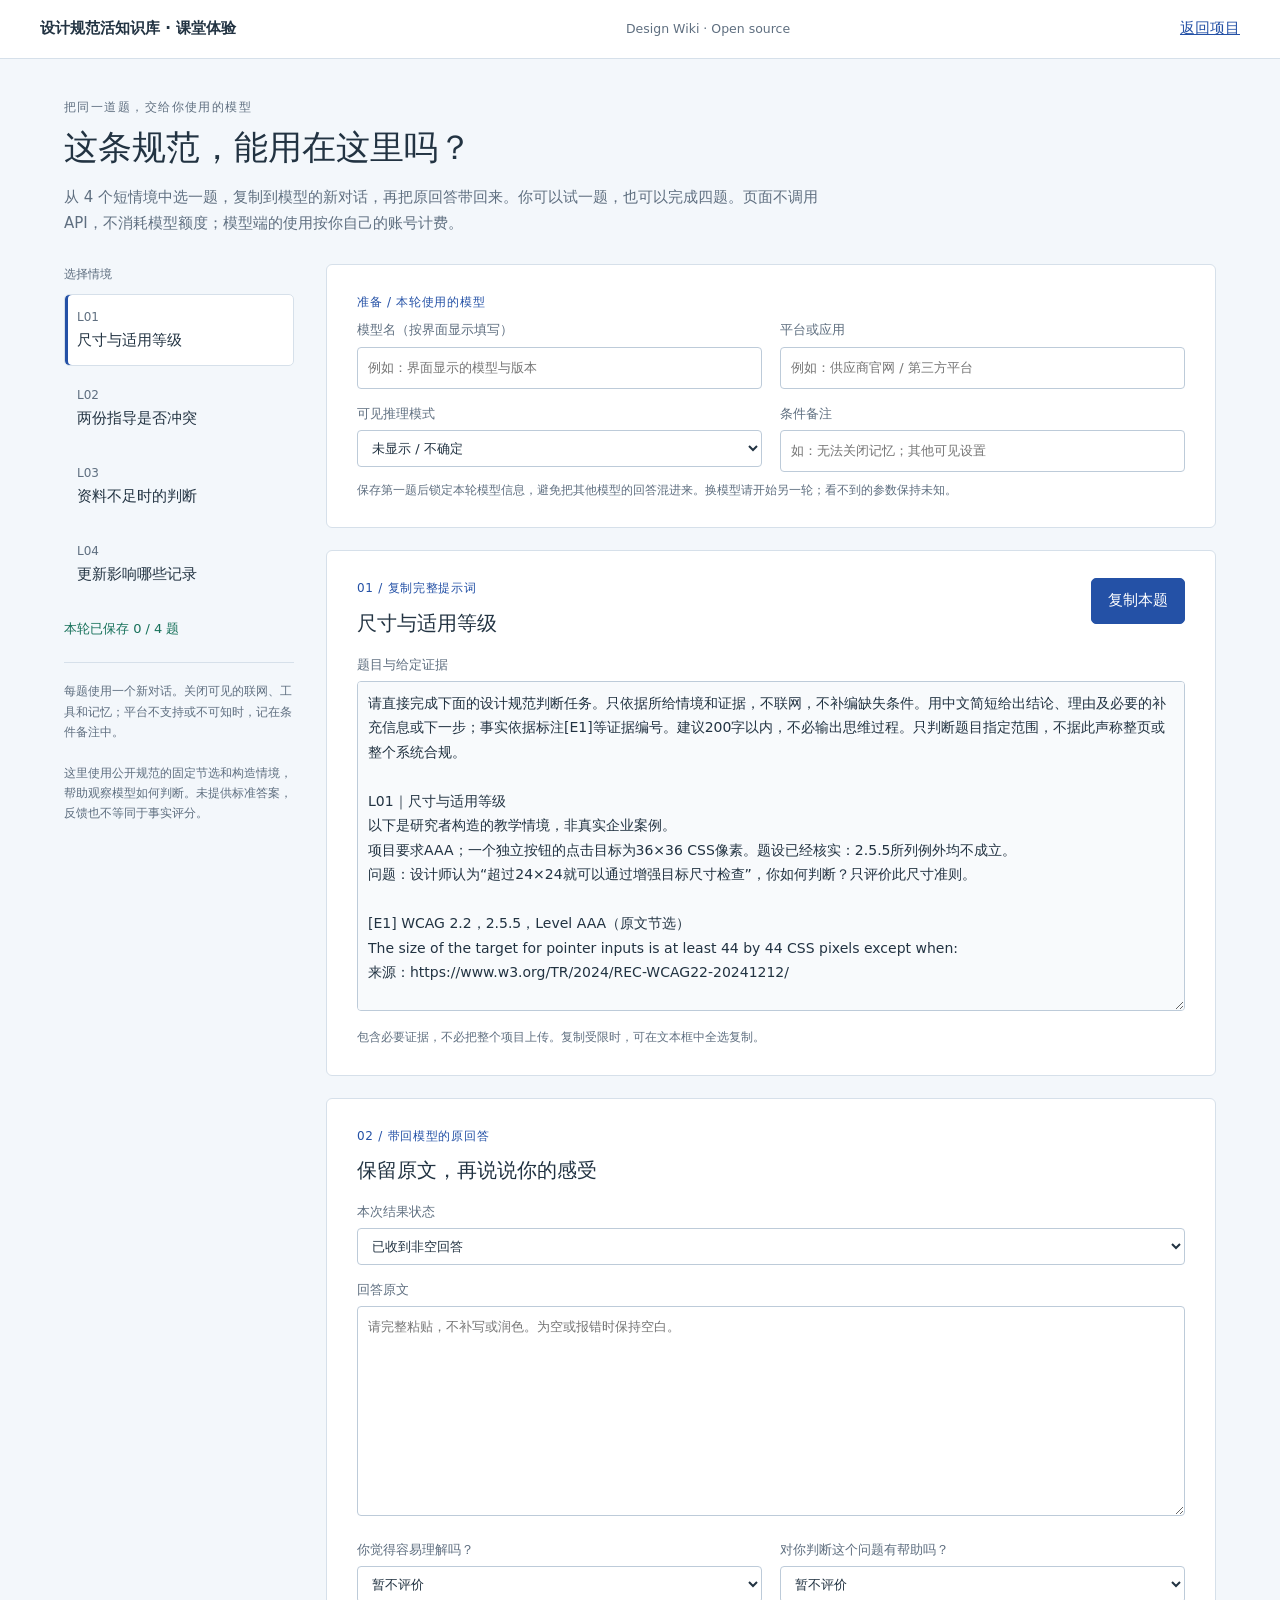
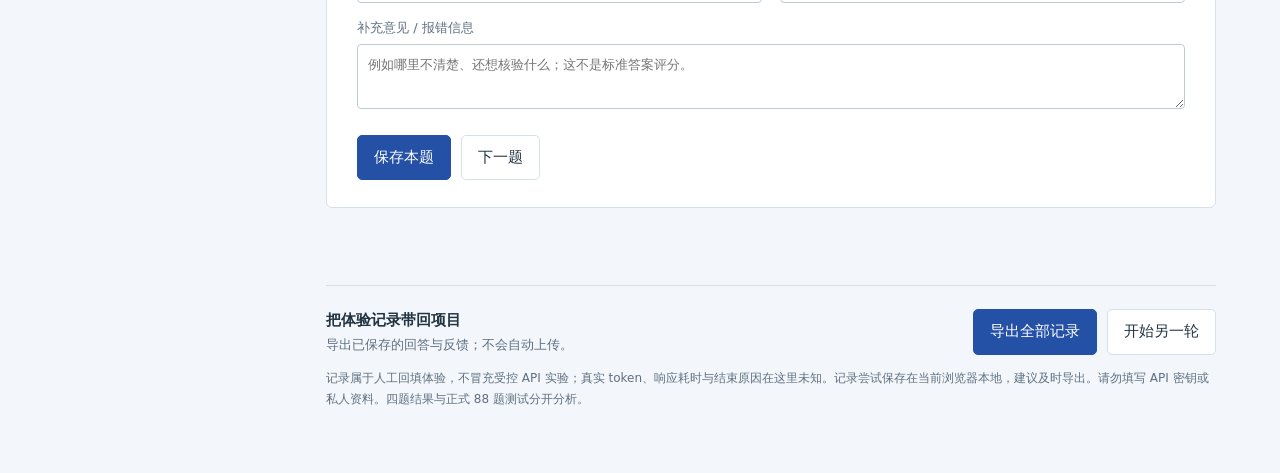
<file: static/experience.html>
<!doctype html>
<html lang="zh-CN">
<head>
<meta charset="utf-8"><meta name="viewport" content="width=device-width,initial-scale=1">
<title>课堂体验 · 设计规范活知识库</title>
<style>
:root{--paper:#fff;--workspace:#f3f7fb;--ink:#223342;--blue:#2451a6;--green:#17715a;--muted:#5f6f80;--line:#d6e0ea}
*{box-sizing:border-box}body{margin:0;background:var(--workspace);color:var(--ink);font:15px/1.7 "PingFang SC","Noto Sans SC",system-ui,sans-serif}button,input,select,textarea{font:inherit}button,a,input,select,textarea{touch-action:manipulation}a{color:var(--blue)}button{cursor:pointer}button:disabled{cursor:default;opacity:.65}button:focus-visible,a:focus-visible,input:focus-visible,textarea:focus-visible,select:focus-visible{outline:3px solid #719fea;outline-offset:3px}button{border:1px solid var(--line);border-radius:5px;padding:9px 16px;background:white;color:var(--ink)}button.primary{background:var(--blue);color:#fff;border-color:var(--blue)}button:hover{border-color:var(--blue)}.top{background:white;border-bottom:1px solid var(--line);padding:16px max(24px,calc((100vw - 1200px)/2));display:flex;align-items:center;justify-content:space-between;gap:20px}.top strong{font-weight:600}.top small{color:var(--muted)}.intro{max-width:1200px;margin:38px auto 28px;padding:0 24px}.eyebrow{font-size:12px;color:var(--green);letter-spacing:.12em;margin:0 0 9px}h1{font:500 34px/1.3 "Songti SC",serif;margin:0 0 14px}.intro p{max-width:780px;color:var(--muted)}.layout{max-width:1200px;margin:auto;display:grid;grid-template-columns:230px minmax(0,1fr);gap:32px;padding:0 24px 50px}.sidebar{align-self:start;position:sticky;top:24px}.sidebar h2{font-size:12px;font-weight:500;color:var(--muted);margin:0 0 10px}.tasks{display:flex;flex-direction:column;gap:6px}.task{display:block;text-align:left;width:100%;padding:12px;border:1px solid transparent;background:transparent}.task[aria-current=true]{background:white;border-color:var(--line);box-shadow:inset 3px 0 var(--blue)}.task small{display:block;color:var(--muted);font-size:12px}.task .name{display:block}.sidebar .help{font-size:12px;color:var(--muted);border-top:1px solid var(--line);padding-top:18px;margin-top:22px}.progress{font-size:13px;color:var(--green);margin-top:18px}main{min-width:0}.panel{background:white;padding:27px 30px;border:1px solid var(--line);margin-bottom:22px;border-radius:6px}.panel h2{font-size:20px;font-weight:500;margin:0 0 14px}.meta{display:grid;grid-template-columns:1fr 1fr;gap:14px 18px}label{display:block;font-size:13px;color:var(--muted)}input,select,textarea{width:100%;border:1px solid #bdcbd9;background:#fff;color:var(--ink);border-radius:4px;padding:9px 10px;margin-top:5px}input:disabled,select:disabled{background:#f3f6f9;color:#526576}textarea{resize:vertical}textarea.prompt{height:330px;background:#f8fafc;font-size:14px;line-height:1.75}textarea.answer{height:210px}.span2{grid-column:1/-1}.step{font-size:12px;letter-spacing:.06em;color:var(--blue);margin:0 0 7px}.heading{display:flex;justify-content:space-between;align-items:start;gap:18px}.note{font-size:12px;color:var(--muted);margin:8px 0 0}.actions{display:flex;align-items:center;gap:10px;flex-wrap:wrap;margin-top:19px}.feedback{display:grid;grid-template-columns:1fr 1fr;gap:14px 18px;margin-top:16px}.status{font-size:13px;color:var(--green);padding:12px 0;min-height:45px}.status.warn{color:#904327}.export{display:flex;justify-content:space-between;align-items:center;gap:20px;border-top:1px solid var(--line);padding-top:22px;margin:10px 0}.export p{font-size:13px;color:var(--muted);margin:0}.footer{font-size:12px;color:var(--muted);line-height:1.8}.save-note{font-size:12px;color:var(--muted)}[hidden]{display:none!important}@media(max-width:800px){.layout{grid-template-columns:1fr;gap:18px}.sidebar{position:static}.tasks{display:grid;grid-template-columns:1fr 1fr}.sidebar .help{display:none}.sidebar h2{margin-bottom:7px}.progress{margin:10px 0 0}.intro{margin-top:25px}.panel{padding:23px}.top{padding:14px 24px}}@media(max-width:480px){h1{font-size:28px}.layout,.intro{padding-left:16px;padding-right:16px}.top{padding:12px 16px}.top small{display:none}.meta,.feedback{grid-template-columns:1fr}.span2{grid-column:auto}.panel{padding:19px 16px}.heading{display:block}.heading button{margin-bottom:12px}.export{align-items:start;flex-direction:column}.task{font-size:13px}.footer{font-size:11px}}
</style>
</head>
<body>
<header class="top"><strong>设计规范活知识库 · 课堂体验</strong><small>Design Wiki · Open source</small><a id="back" href="/" hidden>返回项目</a></header>
<section class="intro"><p class="eyebrow">把同一道题，交给你使用的模型</p><h1>这条规范，能用在这里吗？</h1><p>从 4 个短情境中选一题，复制到模型的新对话，再把原回答带回来。你可以试一题，也可以完成四题。页面不调用 API，不消耗模型额度；模型端的使用按你自己的账号计费。</p></section>
<div class="layout"><aside class="sidebar"><h2>选择情境</h2><nav class="tasks" id="tasks" aria-label="体验题目"></nav><p class="progress" id="progress"></p><div class="help">每题使用一个新对话。关闭可见的联网、工具和记忆；平台不支持或不可知时，记在条件备注中。<br><br>这里使用公开规范的固定节选和构造情境，帮助观察模型如何判断。未提供标准答案，反馈也不等同于事实评分。</div></aside>
<main>
<section class="panel"><p class="step">准备 / 本轮使用的模型</p><div class="meta">
<label>模型名（按界面显示填写）<input id="model" placeholder="例如：界面显示的模型与版本" autocomplete="off"></label>
<label>平台或应用<input id="provider" placeholder="例如：供应商官网 / 第三方平台" autocomplete="off"></label>
<label>可见推理模式<select id="mode"><option value="unknown">未显示 / 不确定</option><option value="nonthinking">明确关闭推理</option><option value="thinking_low">低推理</option><option value="thinking_other">其他推理模式</option><option value="auto">自动模式</option></select></label>
<label>条件备注<input id="conditions" placeholder="如：无法关闭记忆；其他可见设置"></label>
</div><p class="note">保存第一题后锁定本轮模型信息，避免把其他模型的回答混进来。换模型请开始另一轮；看不到的参数保持未知。</p></section>
<section class="panel"><div class="heading"><div><p class="step">01 / 复制完整提示词</p><h2 id="title"></h2></div><button id="copy" class="primary">复制本题</button></div><label for="prompt">题目与给定证据</label><textarea id="prompt" class="prompt" readonly spellcheck="false"></textarea><p class="note">包含必要证据，不必把整个项目上传。复制受限时，可在文本框中全选复制。</p></section>
<section class="panel"><p class="step">02 / 带回模型的原回答</p><h2>保留原文，再说说你的感受</h2><label>本次结果状态<select id="resultStatus"><option value="received">已收到非空回答</option><option value="empty">实际返回为空</option><option value="error">未能完成请求 / 平台报错</option></select></label><label style="margin-top:14px">回答原文<textarea id="answer" class="answer" placeholder="请完整粘贴，不补写或润色。为空或报错时保持空白。"></textarea></label>
<div class="feedback"><label>你觉得容易理解吗？<select id="clarity"><option value="">暂不评价</option><option value="clear">容易理解</option><option value="partial">部分难懂</option><option value="unclear">难以理解</option></select></label><label>对你判断这个问题有帮助吗？<select id="helpfulness"><option value="">暂不评价</option><option value="helpful">有帮助</option><option value="partial">部分有帮助</option><option value="not_helpful">没有帮助</option></select></label><label class="span2">补充意见 / 报错信息<textarea id="feedback" rows="2" placeholder="例如哪里不清楚、还想核验什么；这不是标准答案评分。"></textarea></label></div>
<div class="actions"><button id="save" class="primary">保存本题</button><button id="next">下一题</button><span id="saveNote" class="save-note"></span></div></section>
<div id="notice" class="status" role="status" aria-live="polite"></div>
<section class="export"><div><strong>把体验记录带回项目</strong><p>导出已保存的回答与反馈；不会自动上传。</p></div><div class="actions" style="margin:0"><button id="export" class="primary">导出全部记录</button><button id="newRound">开始另一轮</button></div></section>
<p class="footer">记录属于人工回填体验，不冒充受控 API 实验；真实 token、响应耗时与结束原因在这里未知。记录尝试保存在当前浏览器本地，建议及时导出。请勿填写 API 密钥或私人资料。四题结果与正式 88 题测试分开分析。</p>
</main></div>
<script id="task-data" type="application/json">[{"task_id": "L01", "title": "尺寸与适用等级", "messages": [{"role": "system", "content": "请直接完成下面的设计规范判断任务。只依据所给情境和证据，不联网，不补编缺失条件。用中文简短给出结论、理由及必要的补充信息或下一步；事实依据标注[E1]等证据编号。建议200字以内，不必输出思维过程。只判断题目指定范围，不据此声称整页或整个系统合规。"}, {"role": "user", "content": "L01｜尺寸与适用等级\n以下是研究者构造的教学情境，非真实企业案例。\n项目要求AAA；一个独立按钮的点击目标为36×36 CSS像素。题设已经核实：2.5.5所列例外均不成立。\n问题：设计师认为“超过24×24就可以通过增强目标尺寸检查”，你如何判断？只评价此尺寸准则。\n\n[E1] WCAG 2.2，2.5.5，Level AAA（原文节选）\nThe size of the target for pointer inputs is at least 44 by 44 CSS pixels except when:\n来源：https://www.w3.org/TR/2024/REC-WCAG22-20241212/\n\n[E2] WCAG 2.2，2.5.8，Level AA（原文节选）\nThe size of the target for pointer inputs is at least 24 by 24 CSS pixels, except when:\n来源：https://www.w3.org/TR/2024/REC-WCAG22-20241212/\n注：节选仅保留尺寸主句，并非完整条文；本题的例外情况已由题设明确。"}], "messages_sha256": "032caace014711f3786e3f79f767f7bae4dcfcb667770cd88913ae413bfcf8f5", "chat_prompt": "请直接完成下面的设计规范判断任务。只依据所给情境和证据，不联网，不补编缺失条件。用中文简短给出结论、理由及必要的补充信息或下一步；事实依据标注[E1]等证据编号。建议200字以内，不必输出思维过程。只判断题目指定范围，不据此声称整页或整个系统合规。\n\nL01｜尺寸与适用等级\n以下是研究者构造的教学情境，非真实企业案例。\n项目要求AAA；一个独立按钮的点击目标为36×36 CSS像素。题设已经核实：2.5.5所列例外均不成立。\n问题：设计师认为“超过24×24就可以通过增强目标尺寸检查”，你如何判断？只评价此尺寸准则。\n\n[E1] WCAG 2.2，2.5.5，Level AAA（原文节选）\nThe size of the target for pointer inputs is at least 44 by 44 CSS pixels except when:\n来源：https://www.w3.org/TR/2024/REC-WCAG22-20241212/\n\n[E2] WCAG 2.2，2.5.8，Level AA（原文节选）\nThe size of the target for pointer inputs is at least 24 by 24 CSS pixels, except when:\n来源：https://www.w3.org/TR/2024/REC-WCAG22-20241212/\n注：节选仅保留尺寸主句，并非完整条文；本题的例外情况已由题设明确。\n", "chat_prompt_sha256": "48dfbf0a23d118752b0c90b558f39c139d9f17a9334850a5ef2d8ce983575c3f", "source_case_id": "P02"}, {"task_id": "L02", "title": "两份指导是否冲突", "messages": [{"role": "system", "content": "请直接完成下面的设计规范判断任务。只依据所给情境和证据，不联网，不补编缺失条件。用中文简短给出结论、理由及必要的补充信息或下一步；事实依据标注[E1]等证据编号。建议200字以内，不必输出思维过程。只判断题目指定范围，不据此声称整页或整个系统合规。"}, {"role": "user", "content": "L02｜两份指导是否冲突\n以下是研究者构造的教学情境，非真实企业案例。\n项目明确同时采纳以下两段按钮指导。一个页面有两个按钮区，每区恰好一个主按钮，这两个主按钮都是全页的主要行动入口。\n问题：两段指导是否无法同时满足？当前设计是否同时符合？请说明范围与可能的调整。\n\n[E1] Ant Design，主按钮（原文节选）\n突出“完成”、“推荐”类操作；一个按钮区最多使用一个主按钮。\n来源：https://raw.githubusercontent.com/ant-design/ant-design/master/docs/spec/buttons.zh-CN.md\n\n[E2] GOV.UK，Default buttons（原文节选）\nUse a default button for the main call to action on a page.\nAvoid using multiple default buttons on a single page. Having more than one main call to action reduces their impact, and makes it harder for users to know what to do next.\n来源：https://design-system.service.gov.uk/components/button/"}], "messages_sha256": "69a0e09db59f672b6232fe00b517ea5c3e38fb1746cd64b19c54a26ee123172a", "chat_prompt": "请直接完成下面的设计规范判断任务。只依据所给情境和证据，不联网，不补编缺失条件。用中文简短给出结论、理由及必要的补充信息或下一步；事实依据标注[E1]等证据编号。建议200字以内，不必输出思维过程。只判断题目指定范围，不据此声称整页或整个系统合规。\n\nL02｜两份指导是否冲突\n以下是研究者构造的教学情境，非真实企业案例。\n项目明确同时采纳以下两段按钮指导。一个页面有两个按钮区，每区恰好一个主按钮，这两个主按钮都是全页的主要行动入口。\n问题：两段指导是否无法同时满足？当前设计是否同时符合？请说明范围与可能的调整。\n\n[E1] Ant Design，主按钮（原文节选）\n突出“完成”、“推荐”类操作；一个按钮区最多使用一个主按钮。\n来源：https://raw.githubusercontent.com/ant-design/ant-design/master/docs/spec/buttons.zh-CN.md\n\n[E2] GOV.UK，Default buttons（原文节选）\nUse a default button for the main call to action on a page.\nAvoid using multiple default buttons on a single page. Having more than one main call to action reduces their impact, and makes it harder for users to know what to do next.\n来源：https://design-system.service.gov.uk/components/button/\n", "chat_prompt_sha256": "ed313405260462acbef1b3666b9f9a36caa4cc538a141f33dc34dd506e02d03f", "source_case_id": "P06"}, {"task_id": "L03", "title": "资料不足时的判断", "messages": [{"role": "system", "content": "请直接完成下面的设计规范判断任务。只依据所给情境和证据，不联网，不补编缺失条件。用中文简短给出结论、理由及必要的补充信息或下一步；事实依据标注[E1]等证据编号。建议200字以内，不必输出思维过程。只判断题目指定范围，不据此声称整页或整个系统合规。"}, {"role": "user", "content": "L03｜资料不足时的判断\n以下是研究者构造的教学情境，非真实企业案例。\n一个模拟公司要求按“内部设计规范”验收40×40 CSS像素按钮。内部规范原文、有效状态及项目采用版本均未提供；项目也未声明采用WCAG。\n问题：仅凭以下公开材料，能否确定公司的内部最小尺寸、版本，以及按钮是否满足内部要求？还需要什么资料？\n\n[E1] 公开WCAG 2.2，2.5.8，Level AA（原文节选）\nThe size of the target for pointer inputs is at least 24 by 24 CSS pixels, except when:\n来源：https://www.w3.org/TR/2024/REC-WCAG22-20241212/\n注：节选只用于识别公开来源，非完整条文；请按本题实际要求判断。"}], "messages_sha256": "fc4954cd558d3f1bb48f7844428f87c9856d11af2a556a96dba3b092396dce8d", "chat_prompt": "请直接完成下面的设计规范判断任务。只依据所给情境和证据，不联网，不补编缺失条件。用中文简短给出结论、理由及必要的补充信息或下一步；事实依据标注[E1]等证据编号。建议200字以内，不必输出思维过程。只判断题目指定范围，不据此声称整页或整个系统合规。\n\nL03｜资料不足时的判断\n以下是研究者构造的教学情境，非真实企业案例。\n一个模拟公司要求按“内部设计规范”验收40×40 CSS像素按钮。内部规范原文、有效状态及项目采用版本均未提供；项目也未声明采用WCAG。\n问题：仅凭以下公开材料，能否确定公司的内部最小尺寸、版本，以及按钮是否满足内部要求？还需要什么资料？\n\n[E1] 公开WCAG 2.2，2.5.8，Level AA（原文节选）\nThe size of the target for pointer inputs is at least 24 by 24 CSS pixels, except when:\n来源：https://www.w3.org/TR/2024/REC-WCAG22-20241212/\n注：节选只用于识别公开来源，非完整条文；请按本题实际要求判断。\n", "chat_prompt_sha256": "a6eafd3d93da0bd761d264014fe2bbeabdcec9dd6f0f27b39cde3d654b2bfb96", "source_case_id": "P11"}, {"task_id": "L04", "title": "更新影响哪些记录", "messages": [{"role": "system", "content": "请直接完成下面的设计规范判断任务。只依据所给情境和证据，不联网，不补编缺失条件。用中文简短给出结论、理由及必要的补充信息或下一步；事实依据标注[E1]等证据编号。建议200字以内，不必输出思维过程。只判断题目指定范围，不据此声称整页或整个系统合规。"}, {"role": "user", "content": "L04｜更新影响哪些记录\n以下是研究者构造的教学情境，非真实企业案例。\n项目从GOV.UK Frontend v4.7.0升级到v5.0.0，只追踪下面E1的这一个变化。\n模拟记录：D01直接使用govuk-button--disabled旧类；D02直接使用disabled参数；D03是结账页禁用态验收，依赖D01；D04是正文对比度记录，与前述记录无依赖。\n维护规则：直接使用被变更项目的记录需重审，并沿依赖关系传递；重审不等于删除或判定历史记录错误。\n问题：哪些记录需重审？迁移方向是什么？\n\n[E1] GOV.UK Button历史，v5.0.0 / Dec 2023（原文节选）\nRemoved govuk-button--disabled modifier class. Use the disabled parameter instead.\n来源：https://design-system.service.gov.uk/components/button/history/"}], "messages_sha256": "cad7cd9c0bd00c93d3e57b3bed7e9628db9fe4c5497c0a2451fb3c07beff5569", "chat_prompt": "请直接完成下面的设计规范判断任务。只依据所给情境和证据，不联网，不补编缺失条件。用中文简短给出结论、理由及必要的补充信息或下一步；事实依据标注[E1]等证据编号。建议200字以内，不必输出思维过程。只判断题目指定范围，不据此声称整页或整个系统合规。\n\nL04｜更新影响哪些记录\n以下是研究者构造的教学情境，非真实企业案例。\n项目从GOV.UK Frontend v4.7.0升级到v5.0.0，只追踪下面E1的这一个变化。\n模拟记录：D01直接使用govuk-button--disabled旧类；D02直接使用disabled参数；D03是结账页禁用态验收，依赖D01；D04是正文对比度记录，与前述记录无依赖。\n维护规则：直接使用被变更项目的记录需重审，并沿依赖关系传递；重审不等于删除或判定历史记录错误。\n问题：哪些记录需重审？迁移方向是什么？\n\n[E1] GOV.UK Button历史，v5.0.0 / Dec 2023（原文节选）\nRemoved govuk-button--disabled modifier class. Use the disabled parameter instead.\n来源：https://design-system.service.gov.uk/components/button/history/\n", "chat_prompt_sha256": "bfdde8cf84cbce1b1577d7d12a1879ead353a1fcb472655f994b2c9157138397", "source_case_id": "P13"}]</script>
<script>
'use strict';
const TASKS=JSON.parse(document.getElementById('task-data').textContent);
const $=id=>document.getElementById(id);
const KEY='design-wiki-lite4-v3';
const blankDraft=()=>({status:'received',raw_answer:'',clarity:'',helpfulness:'',feedback:''});
function round(){return {run_id:'CHAT_LITE4_'+new Date().toISOString().replace(/[-:.]/g,'')+'_'+Math.random().toString(36).slice(2,7),created_at:new Date().toISOString(),model:'',provider:'',mode:'unknown',conditions:'',records:{},drafts:{},revision_history:[]};}
let state={version:'3.0-lite1',selected:'L01',round:round(),archive:[]};
try{const old=JSON.parse(localStorage.getItem(KEY));if(old?.version===state.version && old.round?.records && old.round?.drafts && Array.isArray(old.archive)) state=old;}catch(e){}
let storageOK=true;
function notice(s,warn=false){$('notice').textContent=s;$('notice').classList.toggle('warn',warn);}
function persist(){try{localStorage.setItem(KEY,JSON.stringify(state));storageOK=true;}catch(e){storageOK=false;notice('当前浏览器无法保存本地记录；请在离开前导出。',true);}}
function current(){return TASKS.find(t=>t.task_id===state.selected)||TASKS[0];}
function capture(){const id=current().task_id;state.round.drafts[id]={status:$('resultStatus').value,raw_answer:$('answer').value,clarity:$('clarity').value,helpfulness:$('helpfulness').value,feedback:$('feedback').value};persist();}
function hasDraft(d){return Boolean(d&&(d.raw_answer!==''||d.feedback!==''||d.clarity||d.helpfulness||d.status!=='received'));}
function dirtyTask(id){const d=state.round.drafts[id],r=state.round.records[id];return Boolean(d&&(r?['status','raw_answer','clarity','helpfulness','feedback'].some(k=>d[k]!==r[k]):hasDraft(d)));}
function unsaved(){return TASKS.some(t=>dirtyTask(t.task_id));}
function refresh(){
 const r=state.round,t=current(),d=r.drafts[t.task_id]||r.records[t.task_id]||blankDraft();
 $('tasks').replaceChildren();
 TASKS.forEach(item=>{const b=document.createElement('button');b.className='task';b.setAttribute('aria-current',String(item.task_id===t.task_id));const small=document.createElement('small');small.textContent=item.task_id+(r.records[item.task_id]?' · 已保存':'');const title=document.createElement('span');title.className='name';title.textContent=item.title;b.append(small,title);b.addEventListener('click',()=>{capture();state.selected=item.task_id;persist();refresh();});$('tasks').append(b);});
 $('title').textContent=t.title;$('prompt').value=t.chat_prompt;
 $('resultStatus').value=d.status;$('answer').value=d.raw_answer;$('clarity').value=d.clarity;$('helpfulness').value=d.helpfulness;$('feedback').value=d.feedback;
 ['model','provider','mode','conditions'].forEach(k=>{$(k).value=r[k];$(k).disabled=Object.keys(r.records).length>0;});
 $('progress').textContent='本轮已保存 '+Object.keys(r.records).length+' / 4 题';
 $('saveNote').textContent=r.records[t.task_id]?'再次保存会保留旧版本，避免覆盖原记录。':'';
}
function save(){
 capture();const r=state.round,t=current(),d=r.drafts[t.task_id];
 if(!r.model.trim()){notice('先填写你使用的模型名，再保存本题。',true);$('model').focus();return false;}
 if(d.status==='received'&&!d.raw_answer.trim()){notice('非空回答状态需要粘贴原回答；实际空返回请选择“实际返回为空”。',true);return false;}
 if(d.status!=='received'&&d.raw_answer!==''){notice('空返回或报错状态应将回答框留空；报错信息写在补充意见中。',true);return false;}
 if(d.status==='error'&&!d.feedback.trim()){notice('请在补充意见中写下平台报错或失败信息。',true);return false;}
 const previous=r.records[t.task_id];
 if(previous&&['status','raw_answer','clarity','helpfulness','feedback'].every(k=>previous[k]===d[k])){notice('本题已保存，没有修改。');return true;}
 if(previous)r.revision_history.push(previous);
 r.records[t.task_id]={...d,task_id:t.task_id,revision:previous?previous.revision+1:1,saved_at:new Date().toISOString(),source_of_record:'participant_manual',input_verification:'declared_not_runtime_verified',expected_chat_prompt_sha256:t.chat_prompt_sha256,prompt_text:t.chat_prompt,usage:null,latency_seconds:null,finish_reason:null};
 persist();refresh();notice(storageOK?'本题已保存。可换题继续，或导出记录。':'本题已保留在页面内存，请立即导出。',!storageOK);return true;
}
function payload(){const rounds=[...state.archive,state.round].filter(r=>Object.keys(r.records).length);return {schema_version:'designwiki_classroom_v1',benchmark_version:'3.0-lite1',exported_at:new Date().toISOString(),protocol:'chat_independent_manual',model_identity:'participant_reported_ui_label_not_api_verified',rounds:rounds.map(r=>({run_id:r.run_id,created_at:r.created_at,model:r.model,provider:r.provider||null,mode:r.mode,conditions:r.conditions,planned_task_ids:TASKS.map(t=>t.task_id),records:Object.values(r.records),revision_history:r.revision_history})),unsubmitted_draft_task_ids:TASKS.filter(t=>dirtyTask(t.task_id)).map(t=>t.task_id)};}
function download(){capture();if(unsaved()){notice('有未保存或修改后的题目，请先保存本题及其他题的修改，再导出。',true);return;}const p=payload();if(!p.rounds.length){notice('还没有保存记录。先完成并保存至少一题。',true);return;}const blob=new Blob([JSON.stringify(p,null,2)],{type:'application/json;charset=utf-8'});const url=URL.createObjectURL(blob),a=document.createElement('a');a.href=url;a.download='课堂体验_'+new Date().toISOString().replace(/[:.]/g,'-')+'.json';document.body.append(a);a.click();a.remove();setTimeout(()=>URL.revokeObjectURL(url),1000);notice('已生成下载文件。包含当前浏览器保存的 '+p.rounds.length+' 轮，请交回项目作者。');}
['model','provider','mode','conditions'].forEach(k=>$(k).addEventListener('input',()=>{state.round[k]=$(k).value;persist();}));
['resultStatus','answer','clarity','helpfulness','feedback'].forEach(k=>$(k).addEventListener('input',capture));
$('copy').addEventListener('click',async()=>{try{await navigator.clipboard.writeText(current().chat_prompt);notice('已复制。请到模型的新对话粘贴，完成后将原回答带回。');}catch(e){$('prompt').focus();$('prompt').select();notice('浏览器限制自动复制，文本已选中。请按 ⌘C 或 Ctrl+C。');}});
$('save').addEventListener('click',save);
$('next').addEventListener('click',()=>{capture();const i=TASKS.findIndex(t=>t.task_id===current().task_id);state.selected=TASKS[(i+1)%TASKS.length].task_id;persist();refresh();notice('已切换题目。前一题未保存的内容仍保留为草稿。');});
$('export').addEventListener('click',download);
$('newRound').addEventListener('click',()=>{capture();if(unsaved()){notice('请先保存各题的修改，再开始另一轮。',true);return;}if(Object.keys(state.round.records).length)state.archive.push(state.round);state.round=round();state.selected='L01';persist();refresh();notice('已开始新一轮。此前记录仍保留，导出时会一并包含。');});
if(location.protocol==='http:'||location.protocol==='https:')$('back').hidden=false;
refresh();
if(!storageOK)notice('本地存储不可用，请及时导出。',true);
</script>
</body>
</html>
</file>
